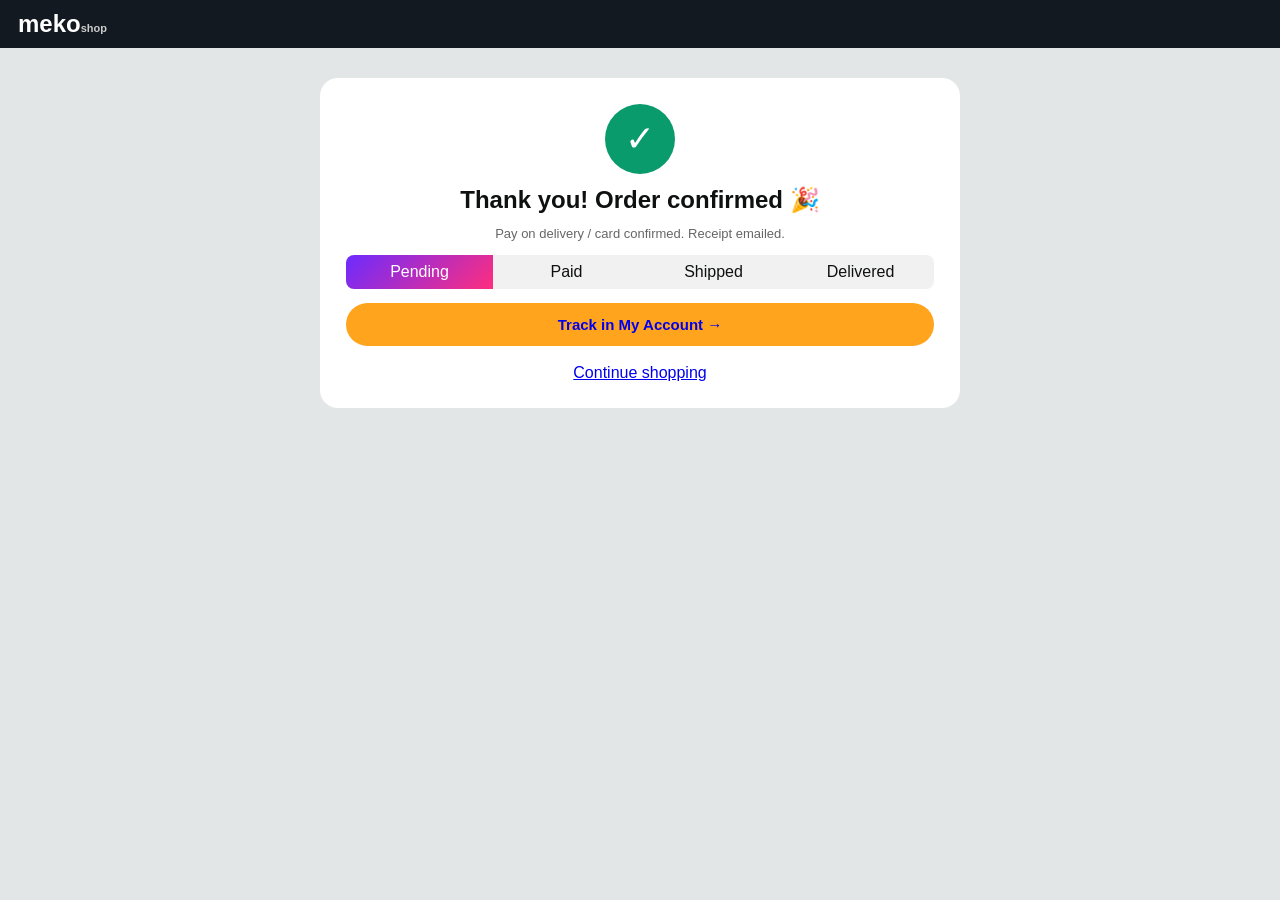
<file: success.html>
<!DOCTYPE html><html lang="en" id="html-root"><head><meta charset="UTF-8"><meta name="viewport" content="width=device-width,initial-scale=1"><title>Order confirmed — MekoShop</title><link rel="stylesheet" href="styles.css"><link rel="stylesheet" href="theme.css"></head>
<body><header class="header"><div class="header-main"><a class="logo" href="index.html">meko<small>shop</small></a></div></header>
<div style="max-width:640px;margin:30px auto;background:#fff;border-radius:18px;padding:26px;text-align:center"><div class="big-check" style="width:70px;height:70px;background:#0a9b6c;color:#fff;font-size:36px;border-radius:50%;display:flex;align-items:center;justify-content:center;margin:0 auto 12px">✓</div><h2>Thank you! Order confirmed 🎉</h2><div id="s-info" style="margin:12px 0"></div><div id="s-pay"></div><div class="tl" style="display:flex;margin:14px 0"><div style="flex:1;background:linear-gradient(135deg,#6c2bff,#ff2e7e);color:#fff;padding:8px;border-radius:8px 0 0 8px">Pending</div><div style="flex:1;background:#f1f1f1;padding:8px">Paid</div><div style="flex:1;background:#f1f1f1;padding:8px">Shipped</div><div style="flex:1;background:#f1f1f1;padding:8px;border-radius:0 8px 8px 0">Delivered</div></div><a class="btn-primary" style="display:block;text-decoration:none;text-align:center" href="account.html">Track in My Account →</a><br><a href="index.html">Continue shopping</a></div>
<script src="config.js"></script><script>const id=new URLSearchParams(location.search).get("id");let o=null;try{o=(JSON.parse(localStorage.getItem("meko_orders")||"[]")).find(x=>x.id===id)}catch(e){}document.getElementById("s-info").innerHTML=o?`<b>${o.id}</b> • ${o.total!=null?(window.MEKO_CONFIG||{}).CURRENCY||"$":""}${(o.total||0).toFixed(2)} • ${o.city}`:"";const c=(window.MEKO_CONFIG||{});let h="";if(c.STRIPE_PAYMENT_LINK)h+=`<a class="btn-primary" style="display:block;text-decoration:none;text-align:center;margin:6px 0" href="${c.STRIPE_PAYMENT_LINK}" target="_blank">Pay with Stripe</a>`;if(c.PAYPAL_ME)h+=`<a class="btn-primary" style="display:block;text-decoration:none;text-align:center" href="${c.PAYPAL_ME}" target="_blank">Pay with PayPal</a>`;if(h)document.getElementById("s-pay").innerHTML="<p>Complete payment:</p>"+h;else document.getElementById("s-pay").innerHTML="<p style='color:#666;font-size:13px'>Pay on delivery / card confirmed. Receipt emailed.</p>";</script>
</body></html>
</file>
<file: styles.css>
:root{--bg:#e3e6e6;--navy:#131921;--navy2:#232f3e;--yel:#febd69;--yel2:#f3a847;--blue:#007185;--green:#067d62;--red:#cc0c39;--card:#fff;--mut:#565959}
*{margin:0;padding:0;box-sizing:border-box;font-family:Inter,Arial,sans-serif}
body{background:var(--bg);color:#0f1111}
.top-strip{background:linear-gradient(90deg,#ff9900,#ff2e63);color:#fff;text-align:center;padding:7px;font-size:13px;font-weight:600}
.top-strip a{color:#fff;background:rgba(0,0,0,.3);padding:2px 10px;border-radius:20px;margin-left:8px;text-decoration:none}
.header{position:sticky;top:0;z-index:200}
.header-main{background:var(--navy);color:#fff;display:flex;align-items:center;gap:18px;padding:10px 18px}
.logo{color:#fff;text-decoration:none;font-size:24px;font-weight:800}.logo span{color:#ff9900}.logo small{font-size:11px;color:#ccc}
.deliver{display:flex;gap:6px;align-items:center;font-size:12px}.deliver b{font-size:13px}
.searchbar{flex:1;display:flex;height:42px;border-radius:8px;overflow:hidden;background:#fff;position:relative}
.searchbar select{border:0;background:#f3f3f3;padding:0 8px;font-size:12px;max-width:90px}
.searchbar input{flex:1;border:0;padding:0 12px;font-size:14px;outline:none}
.searchbar button{background:var(--yel);border:0;width:52px;font-size:18px;cursor:pointer}.searchbar button:hover{background:var(--yel2)}
.suggest{position:absolute;top:42px;left:0;right:0;background:#fff;color:#111;border-radius:0 0 8px 8px;overflow:hidden;display:none;z-index:300;box-shadow:0 10px 30px rgba(0,0,0,.3)}
.suggest div{padding:10px 14px;cursor:pointer;font-size:14px}.suggest div:hover{background:#f0f0f0}
.h-actions{display:flex;gap:6px;align-items:center}
.h-link{background:none;border:1px solid transparent;color:#fff;display:flex;flex-direction:column;align-items:center;font-size:11px;padding:6px 10px;border-radius:6px;cursor:pointer;position:relative;text-decoration:none}
.h-link:hover{border-color:#fff}.h-link i{font-size:20px}.h-link b{position:absolute;top:0;right:6px;background:#f08804;border-radius:50%;font-size:11px;min-width:18px;height:18px;display:flex;align-items:center;justify-content:center}
.cart-link{flex-direction:row!important;gap:6px;font-size:14px!important;font-weight:700}
.subnav{background:var(--navy2);color:#fff;display:flex;align-items:center;gap:14px;padding:7px 18px;font-size:14px}
.subnav button{background:none;border:1px solid #fff;color:#fff;padding:4px 10px;border-radius:4px;cursor:pointer}
.cat-links{display:flex;gap:14px;overflow:auto;flex:1;white-space:nowrap}.cat-links a{color:#fff;text-decoration:none;font-size:13px}.cat-links a:hover{text-decoration:underline}
.subnav-right{display:flex;gap:12px}.subnav-right a{color:#ffd814;text-decoration:none;font-weight:600;font-size:13px}
.side-menu{position:fixed;left:-320px;top:0;width:300px;height:100%;background:#fff;z-index:500;transition:.3s;overflow:auto}.side-menu.open{left:0}.side-head{background:var(--navy);color:#fff;padding:16px;font-weight:700;display:flex;justify-content:space-between;align-items:center}.side-head button{background:none;border:0;color:#fff;font-size:24px;cursor:pointer}.side-body{padding:16px}.side-body h4{margin:12px 0 8px}.side-body a{display:block;padding:8px 0;color:#111;text-decoration:none;border-bottom:1px solid #eee}
.overlay{position:fixed;inset:0;background:rgba(0,0,0,.5);display:none;z-index:400}.overlay.show{display:block}
.hero{position:relative;margin:0 auto;max-width:1400px}.hero-slider{position:relative;height:340px;overflow:hidden}.slide{position:absolute;inset:0;display:flex;align-items:center;justify-content:space-between;padding:30px 60px;color:#fff;opacity:0;transition:.6s;transform:scale(1.03)}.slide.active{opacity:1;transform:none}.slide h1{font-size:44px;line-height:1.1}.slide p{margin:10px 0 16px;opacity:.9}.slide button{background:#ffd814;border:0;padding:12px 26px;border-radius:24px;font-weight:700;cursor:pointer;font-size:15px}.slide img{height:240px;border-radius:14px;object-fit:cover}
.hero-arrow{position:absolute;top:40%;background:rgba(255,255,255,.7);border:0;width:44px;height:70px;font-size:28px;cursor:pointer;border-radius:8px}.hero-arrow.left{left:10px}.hero-arrow.right{right:10px}.hero-dots{position:absolute;bottom:12px;left:50%;display:flex;gap:6px;transform:translateX(-50%)}.hero-dots span{width:10px;height:10px;border-radius:50%;background:rgba(255,255,255,.5);cursor:pointer}.hero-dots span.on{background:#fff}
.cats-row{display:flex;gap:12px;padding:14px;max-width:1400px;margin:-40px auto 0;position:relative;z-index:5;overflow:auto}.cat-card{background:#fff;min-width:150px;flex:1;border-radius:10px;padding:14px;text-align:center;cursor:pointer;box-shadow:0 2px 8px rgba(0,0,0,.1)}.cat-card img{width:70px;height:70px;object-fit:cover;border-radius:50%}.cat-card b{display:block;margin-top:8px;font-size:13px}

.deals-bar{max-width:1400px;margin:14px auto;background:#fff;border-radius:12px;padding:16px}.deals-head{display:flex;align-items:center;gap:14px;margin-bottom:12px}.deals-head h2{color:var(--red)}.timer{background:#111;color:#fff;padding:4px 10px;border-radius:6px;font-weight:700}.deals-head a{margin-left:auto;color:var(--blue);text-decoration:none}
.h-scroll{display:flex;gap:12px;overflow:auto;padding-bottom:6px}.deal-card{min-width:180px;border:1px solid #eee;border-radius:10px;padding:10px;text-align:center;cursor:pointer}.deal-card img{width:100%;height:130px;object-fit:cover;border-radius:8px}.off{background:var(--red);color:#fff;font-size:12px;padding:2px 8px;border-radius:4px;font-weight:700}.price{color:#b12704;font-weight:800;font-size:18px}.old{color:#565959;text-decoration:line-through;font-size:13px}
.toolbar{max-width:1400px;margin:14px auto;background:#fff;border-radius:12px;padding:18px}.toolbar h2{margin-bottom:12px}.filters{display:flex;gap:10px;flex-wrap:wrap;margin-bottom:16px}.filters select,.filters input{padding:9px 12px;border:1px solid #ccc;border-radius:8px}.price-f{display:flex;align-items:center;gap:6px}.price-f input{width:70px}.price-f button{background:#ffd814;border:0;padding:9px 14px;border-radius:8px;cursor:pointer;font-weight:700}
.grid{display:grid;grid-template-columns:repeat(auto-fill,minmax(230px,1fr));gap:14px}.card{background:#fff;border:1px solid #eee;border-radius:12px;overflow:hidden;transition:.2s;position:relative;display:flex;flex-direction:column}.card:hover{box-shadow:0 8px 30px rgba(0,0,0,.15);transform:translateY(-3px)}.card .img{position:relative;height:210px;overflow:hidden;cursor:pointer}.card .img img{width:100%;height:100%;object-fit:cover}.badge{position:absolute;top:8px;left:8px;background:var(--red);color:#fff;font-size:11px;font-weight:700;padding:3px 8px;border-radius:4px}.wish{position:absolute;top:8px;right:8px;background:#fff;border:0;width:32px;height:32px;border-radius:50%;cursor:pointer;box-shadow:0 2px 6px rgba(0,0,0,.2)}.wish.liked{color:#e63946}.card-body{padding:12px;display:flex;flex-direction:column;gap:6px;flex:1}.card-body h4{font-size:14px;height:38px;overflow:hidden;cursor:pointer}.stars{color:#ffa41c;font-size:13px}.stars small{color:#565959}.card .price-row{display:flex;align-items:center;gap:8px}.add{background:#ffd814;border:0;border-radius:20px;padding:9px;font-weight:700;cursor:pointer;margin-top:auto}.add:hover{background:#f7ca00}.prime{color:var(--blue);font-size:12px;font-weight:700}
.perks{max-width:1400px;margin:14px auto;background:#fff;border-radius:12px;padding:18px;display:grid;grid-template-columns:repeat(auto-fit,minmax(180px,1fr));gap:14px;text-align:center}.perks i{font-size:28px;color:#ff9900}.perks b{display:block}.perks small{color:#565959}
footer{background:var(--navy2);color:#fff;margin-top:20px}.f-cols{max-width:1200px;margin:auto;display:grid;grid-template-columns:repeat(auto-fit,minmax(180px,1fr));gap:20px;padding:30px 18px}.f-cols a{display:block;color:#ddd;text-decoration:none;font-size:13px;margin:6px 0}.pay-icons{font-size:30px;display:flex;gap:10px}.f-bottom{background:var(--navy);text-align:center;padding:12px;font-size:12px}
.modal{position:fixed;inset:0;background:rgba(0,0,0,.6);display:none;align-items:center;justify-content:center;z-index:600;padding:14px}.modal.show{display:flex}.modal-box{background:#fff;border-radius:14px;max-width:900px;width:100%;max-height:92vh;overflow:auto;padding:22px;position:relative}.modal-box.wide{max-width:1000px}.modal-box.center{text-align:center;max-width:440px}.x{position:absolute;top:10px;right:14px;background:#eee;border:0;width:34px;height:34px;border-radius:50%;font-size:20px;cursor:pointer}
.p-box-grid{display:grid;grid-template-columns:1fr 1fr;gap:20px}.p-box-grid img{width:100%;border-radius:12px;max-height:380px;object-fit:cover}.qty{display:flex;align-items:center;gap:10px;margin:12px 0}.qty button{width:34px;height:34px;border-radius:50%;border:1px solid #ccc;background:#fff;font-size:18px;cursor:pointer}.btn-primary{background:#ffa41c;border:0;padding:13px 20px;border-radius:24px;font-weight:700;cursor:pointer;width:100%;font-size:15px;margin-top:8px}.btn-primary:hover{background:#fa8900}.btn-ghost{background:#eee;border:0;padding:12px;border-radius:24px;cursor:pointer;width:100%;margin-top:8px}
.drawer{position:fixed;right:-420px;top:0;width:400px;max-width:95vw;height:100%;background:#fff;z-index:600;transition:.3s;display:flex;flex-direction:column}.drawer.open{right:0}.d-head{padding:16px;border-bottom:1px solid #eee;display:flex;justify-content:space-between;align-items:center}.d-head button{background:#eee;border:0;width:32px;height:32px;border-radius:50%;cursor:pointer;font-size:18px}.d-ship{padding:12px 16px;background:#fef8e7}.d-ship .bar{background:#ddd;height:8px;border-radius:6px;overflow:hidden}.d-ship .bar div{background:#067d62;height:100%;width:0%}.d-ship p{font-size:12px;margin-top:6px}.d-items{flex:1;overflow:auto;padding:12px 16px}.c-item{display:flex;gap:10px;border-bottom:1px solid #eee;padding:10px 0}.c-item img{width:70px;height:70px;object-fit:cover;border-radius:8px}.c-item .inf{flex:1;font-size:13px}.c-item .inf b{display:block}.mini-qty{display:flex;align-items:center;gap:8px;margin-top:6px}.mini-qty button{width:26px;height:26px;border-radius:50%;border:1px solid #ccc;background:#fff;cursor:pointer}.rm{background:none;border:0;color:var(--red);cursor:pointer;font-size:12px}.d-foot{padding:16px;border-top:1px solid #eee}.d-foot .row{display:flex;justify-content:space-between;margin-bottom:8px}
.co-grid{display:grid;grid-template-columns:1.2fr .8fr;gap:20px;margin-top:10px}.form input{width:100%;padding:11px;margin:6px 0;border:1px solid #ccc;border-radius:8px}.pay-opt{display:block;border:1px solid #ddd;border-radius:10px;padding:12px;margin:8px 0;cursor:pointer;font-weight:600}.pay-opt input{margin-right:8px}.card-fields{margin-top:10px;display:none}.card-fields input{width:100%;padding:9px;margin:4px 0;border:1px solid #ccc;border-radius:8px}.card-fields .two{display:grid;grid-template-columns:1fr 1fr;gap:8px}.pay-opt:has(input:checked){border-color:#ffa41c;background:#fff8e6}.pay-opt:has(input[value=card]:checked) .card-fields{display:block}
.co-side{background:#f7f7f7;border-radius:12px;padding:16px}.co-side .row{display:flex;justify-content:space-between;margin:8px 0;font-size:14px}.co-side .total{font-size:18px;border-top:1px solid #ddd;padding-top:10px}.co-side input{width:100%;padding:10px;border:1px solid #ccc;border-radius:8px;margin:8px 0}.secure{font-size:12px;color:#565959;text-align:center;margin-top:8px}.big-check{width:70px;height:70px;background:#067d62;color:#fff;font-size:36px;border-radius:50%;display:flex;align-items:center;justify-content:center;margin:0 auto 12px}.two-btns{display:grid;gap:8px;margin-top:14px}
.toast{position:fixed;bottom:20px;left:50%;transform:translateX(-50%) translateY(100px);background:#111;color:#fff;padding:12px 22px;border-radius:24px;z-index:800;transition:.3s;font-size:14px}.toast.show{transform:translateX(-50%)}
@media(max-width:900px){.header-main{flex-wrap:wrap}.searchbar{order:3;flex-basis:100%}.slide h1{font-size:26px}.slide img{height:140px}.slide{padding:20px}.co-grid,.p-box-grid{grid-template-columns:1fr}.deliver{display:none}}
</file>
<file: theme.css>
/* MekoShop v2 theme (appended overrides + new components) */
.hero-wrap{max-width:1280px;margin:16px auto;padding:0 18px;display:grid;grid-template-columns:1.6fr .9fr;gap:14px}
.hero{background:linear-gradient(120deg,#1b1040,#5b21ff 55%,#ff2e7e);border-radius:22px;color:#fff;position:relative;overflow:hidden;min-height:300px;display:flex;align-items:center}
.hero-slider{position:relative;width:100%;height:300px}.slide{position:absolute;inset:0;display:flex;align-items:center;justify-content:space-between;padding:26px 28px;opacity:0;transition:.5s;transform:translateX(30px)}.slide.active{opacity:1;transform:none}.slide h1{font-size:40px;line-height:1.05}.slide p{opacity:.85;margin:8px 0 14px}.slide button{background:#fff;border:0;padding:12px 22px;border-radius:14px;font-weight:800;cursor:pointer}.slide img{height:200px;width:280px;object-fit:cover;border-radius:16px;box-shadow:var(--sh)}
.hero-side{display:grid;gap:14px}.mini-banner{border-radius:22px;padding:18px;color:#fff;min-height:143px;display:flex;flex-direction:column;justify-content:center;box-shadow:var(--sh)}.mini-banner.b1{background:linear-gradient(135deg,#00c6ff,#0072ff)}.mini-banner.b2{background:linear-gradient(135deg,#ff8a00,#ff2e7e)}
.auth-modal input{width:100%;padding:12px;margin:7px 0;border:1.5px solid #e3e0f3;border-radius:12px}
.offer-bar{max-width:1280px;margin:0 auto;padding:0 18px}.offer-card{background:linear-gradient(90deg,#14142b,#3b1d8f);color:#fff;border-radius:18px;padding:14px 18px;display:flex;gap:12px;align-items:center;margin-top:14px}
.bell-dot{position:absolute;top:-6px;right:-4px;background:var(--red);color:#fff;font-size:10px;min-width:18px;height:18px;border-radius:12px;display:flex;align-items:center;justify-content:center}
.note{background:#f7f5ff;border:1px solid #e6e1fb;border-radius:14px;padding:12px;margin:8px 0}
.grid{display:grid;grid-template-columns:repeat(auto-fill,minmax(230px,1fr));gap:14px}
.card{background:var(--card);border-radius:var(--r);overflow:hidden;box-shadow:var(--sh);border:1px solid #eeeafc;display:flex;flex-direction:column;transition:.2s}
.card:hover{transform:translateY(-4px)}
.card .img{height:210px;position:relative;cursor:pointer;overflow:hidden}.card .img img{width:100%;height:100%;object-fit:cover}
.badge{position:absolute;top:10px;left:10px;background:linear-gradient(90deg,var(--brand2),#ff8a00);color:#fff;font-size:11px;font-weight:800;padding:4px 10px;border-radius:20px}
.wish{position:absolute;top:10px;right:10px;background:#fff;border:0;width:34px;height:34px;border-radius:50%;cursor:pointer;box-shadow:var(--sh)}.wish.liked{color:var(--brand2)}
.card-body{padding:12px;display:flex;flex-direction:column;gap:6px;flex:1}
.price{color:#14142b;font-weight:900;font-size:19px}.old{color:var(--mut);text-decoration:line-through;font-size:13px}
.add{background:linear-gradient(135deg,var(--brand1),var(--brand2));color:#fff;border:0;border-radius:14px;padding:11px;font-weight:800;cursor:pointer;margin-top:auto}
@media(max-width:900px){.hero-wrap{grid-template-columns:1fr}.slide h1{font-size:26px}.slide img{width:150px;height:130px}}
.brand-wall{max-width:1280px;margin:14px auto;padding:0 18px;display:grid;grid-template-columns:repeat(auto-fit,minmax(130px,1fr));gap:10px}
.brand-wall div{background:#fff;border:1px solid #eeeafc;border-radius:14px;padding:12px;text-align:center;font-weight:800;box-shadow:var(--sh)}
.card .img img{transition:.35s}.card:hover .img img{transform:scale(1.06)}
.deals-bar,.toolbar,.perks{box-shadow:var(--sh);border:1px solid #eeeafc}
.toolbar{border-radius:22px}.deals-bar{border-radius:22px;background:linear-gradient(180deg,#fff,#fff7f0)}
.pro-badges{display:flex;gap:8px;margin:10px 0;flex-wrap:wrap}.pro-badges span{background:rgba(255,255,255,.25);padding:5px 12px;border-radius:20px;font-size:12px;font-weight:700}
</file>
